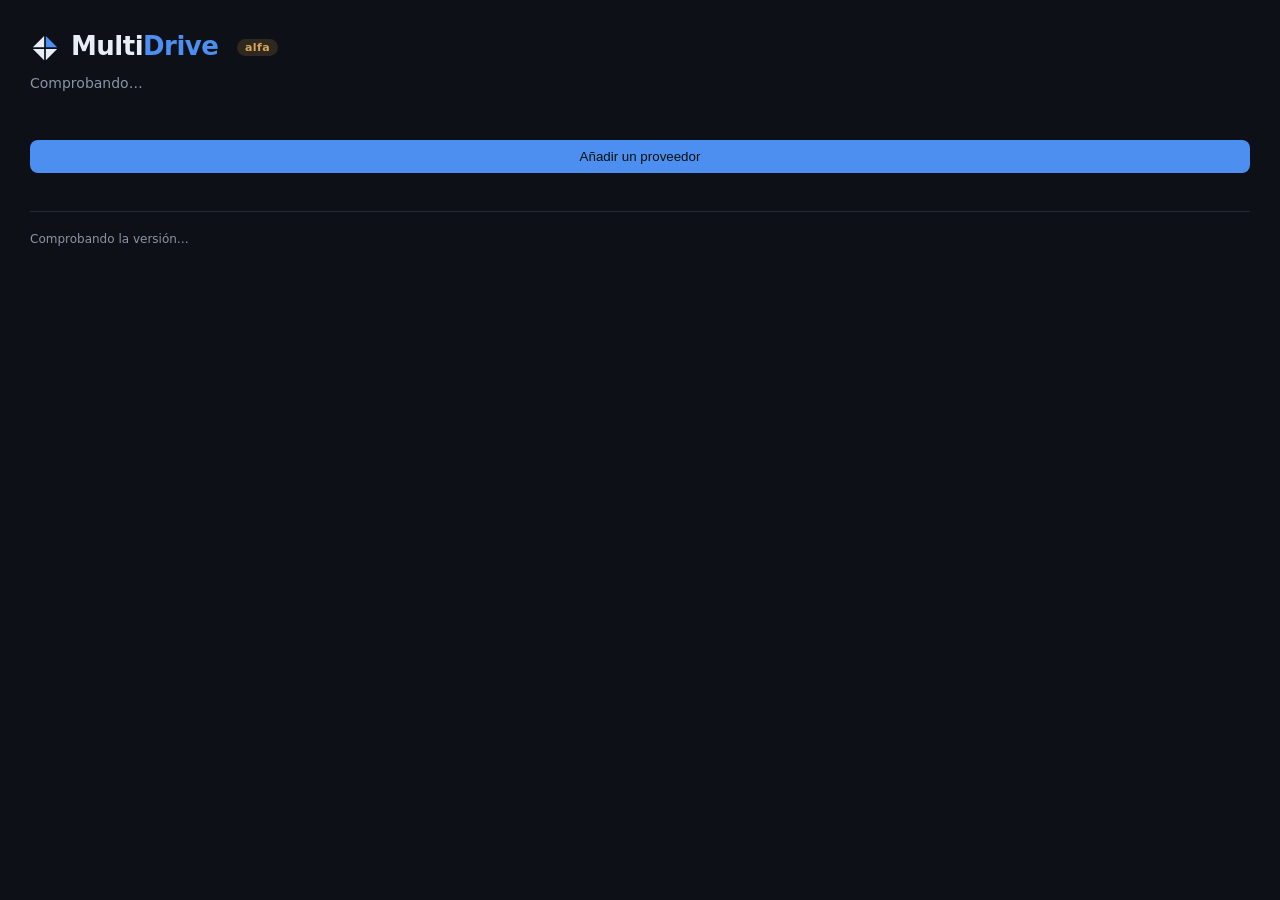
<file: crates/multidrive-gui/web/index.html>
<!doctype html>
<html lang="es">
<head>
<meta charset="utf-8">
<title>MultiDrive</title>
<link rel="stylesheet" href="estilo.css">
</head>
<body>

<header>
  <div class="logotipo">
    <svg viewBox="0 0 48 48" role="img" aria-label="MultiDrive">
      <polygon points="24,6 42,24 24,24" fill="var(--accent)" transform="translate(1.4,-1.4)"/>
      <polygon points="42,24 24,42 24,24" fill="var(--fg)" transform="translate(1.4,1.4)"/>
      <polygon points="24,42 6,24 24,24" fill="var(--fg)" transform="translate(-1.4,1.4)"/>
      <polygon points="6,24 24,6 24,24" fill="var(--fg)" transform="translate(-1.4,-1.4)"/>
    </svg>
    <h1>Multi<span>Drive</span> <span class="etapa">alfa</span></h1>
  </div>
  <p id="cabecera">Comprobando…</p>
</header>

<!-- Solo aparece cuando la cuenta que se acaba de enlazar ya trae configuración guardada. No
     hay ningún botón para llegar aquí a propósito, y es deliberado: la maleta se guarda sola
     al crear el volumen y cada vez que se abre, así que lo único que queda por hacer a mano
     es traerla, y eso solo tiene sentido justo después de enlazar la cuenta que la trae. -->
<section id="equipaje" hidden>
  <div class="fila">
    <h2>Esta cuenta ya tiene tu configuración</h2>
    <button id="cerrar-equipaje" class="secundario">Ahora no</button>
  </div>

  <p class="nota">Está guardada <b>cifrada con tu frase de paso</b> en esa misma cuenta.
  Escríbela y se traen los demás proveedores y se abre el volumen. No hay servidor nuestro por
  medio: la configuración nunca salió de tus nubes.</p>

  <label for="frase-maleta">Frase de paso</label>
  <input type="password" id="frase-maleta" autocomplete="off" spellcheck="false">

  <div class="enlinea">
    <button id="traer-maleta">Traer y abrir</button>
  </div>
  <p id="resultado-maleta" class="nota" hidden></p>
</section>

<!-- Antes de abrir: que hay configurado y la frase de paso. -->
<section id="entrada" hidden>
  <div id="aviso" class="aviso" hidden></div>

  <!-- Plegado por defecto: son tres líneas que repiten lo mismo dos veces --los proveedores
       configurados y los del volumen suelen coincidir-- y lo que hace falta para abrir es la
       frase de paso, no el inventario. Se guarda si lo dejas abierto. -->
  <details id="detalles-previos">
    <summary>Ver qué hay configurado</summary>
    <dl id="previo"></dl>
  </details>

  <!-- Las barras van tambien aqui, con el volumen cerrado: el cupo es de la cuenta del
       proveedor, no del volumen, y poder verlo antes de escribir la frase de paso es
       justo lo que hace falta para decidir si merece la pena crear uno. -->
  <h2>Espacio en cada proveedor</h2>
  <div id="espacio"><p class="nota">Consultando…</p></div>

  <form id="formulario">
    <label for="frase">Frase de paso</label>
    <input type="password" id="frase" autocomplete="off" spellcheck="false" autofocus required>
    <p class="nota">
      No sale de este programa, no se guarda y no se escribe en ningún registro.
      Si la pierdes, se pierde el volumen: no hay recuperación.
    </p>
    <!-- Abrir y eliminar, juntos: son las dos cosas que se pueden hacer con un volumen que
         existe y no está abierto. `type="button"` en el segundo no es un detalle: dentro de
         un formulario, un botón sin tipo lo envía. -->
    <div class="enlinea">
      <button type="submit" id="abrir">Abrir volumen</button>
      <button type="button" class="pedir-borrar peligro" data-destino="confirmar-borrado">
        Eliminar el volumen…
      </button>
    </div>
  </form>
  <div id="confirmar-borrado" hidden></div>

</section>



<!-- Añadir proveedores. Va en su propia sección y visible siempre, porque se necesita
     tanto antes de crear el volumen como después, para ampliarlo. -->
<section id="alta">
  <!-- Un solo botón que dice lo que hace. Antes había un título «Añadir un proveedor» y al
       lado un botón «Mostrar»: dos cosas diciendo una. -->
  <button id="abrir-alta">Añadir un proveedor</button>

  <div id="alta-cuerpo" hidden>
    <div class="fila">
      <h2>Añadir un proveedor</h2>
      <button id="cerrar-alta" class="secundario">Cancelar</button>
    </div>

    <label for="tipo-proveedor">Tipo</label>
    <select id="tipo-proveedor"></select>

    <div id="campos-proveedor"></div>

    <!-- Solo para los tipos que se rellenan a mano. Los de nube los hace el botón de
         conectar de una vez: conectar la cuenta ES configurar el proveedor, y pedir otro
         botón después es trabajo que no aporta nada. -->
    <div class="enlinea" id="botones-manual">
      <button id="guardar-proveedor">Añadir proveedor</button>
    </div>
    <p id="resultado-proveedor" class="nota" hidden></p>
  </div>
</section>

<!-- La maleta: llevarse esta configuración a otro equipo sin volver a enlazar cuenta por
     cuenta, y sin que aparezca ningún servidor nuestro por medio. -->
<!-- Sin volumen: crearlo sobre los proveedores que ya estén configurados. -->
<section id="creacion" hidden>
  <h2>Crear un volumen</h2>
  <p class="nota" id="sobre-proveedores"></p>

  <form id="form-crear">
    <!-- Todas las opciones a la vista, no una cada vez. Es lo que la aplicación de Android
         hace mejor que esta ventana: con un desplegable hay que abrir, elegir, leer el coste,
         volver a abrir y comparar de memoria. Puestas en lista se comparan de un vistazo, que
         es justo lo que se viene a hacer aquí. El detalle largo sigue debajo, para la elegida.
         `#topologia` se queda como campo oculto para no tocar quien lo lee al enviar. -->
    <span id="como-repartirlo">Cómo repartirlo</span>
    <div id="topologias" role="radiogroup" aria-labelledby="como-repartirlo"></div>
    <input type="hidden" id="topologia">
    <p class="nota" id="precio"></p>

    <label for="frase-nueva">Frase de paso</label>
    <input type="password" id="frase-nueva" autocomplete="off" spellcheck="false" required>
    <label for="frase-otra">Repítela</label>
    <input type="password" id="frase-otra" autocomplete="off" spellcheck="false" required>
    <p id="coinciden" class="nota" hidden></p>

    <div class="aviso">
      <b>No hay recuperación.</b> La frase no se guarda en ninguna parte y sin ella el
      volumen es ilegible para siempre, también para ti. Apúntala donde apuntes las cosas
      que no puedes perder, y no en esta máquina.
    </div>

    <button type="submit" id="boton-crear" disabled>Crear volumen</button>
  </form>
</section>
<!-- Abierto: estado, salud y lo que todavía no ha subido. -->
<section id="panel" hidden>
  <div class="fila">
    <h2>Volumen</h2>
    <button class="pedir-borrar peligro" data-destino="confirmar-borrado-panel">
      Eliminar el volumen…
    </button>
    <button id="cerrar" class="secundario">Cerrar</button>
  </div>
  <dl id="resumen"></dl>
  <!-- Donde quedo guardada la configuracion tras esta apertura. Lo rellena la ventana; vacio
       y escondido mientras no haya nada que decir. -->
  <p id="maleta-dicha" class="nota" hidden></p>
  <div id="confirmar-borrado-panel" hidden></div>
  <!-- Lo que se queda sin subir al cerrar, con la pregunta al lado del botón que lo provocó. -->
  <div id="confirmar-cerrar" hidden></div>
  <p class="nota">Tu configuración de proveedores se guarda <b>cifrada con tu frase de paso en
  tus propias nubes</b>, al crear el volumen y cada vez que lo abres. Sirve para recuperarla en
  otro equipo enlazando una sola cuenta.</p>

  <div class="fila">
    <h2>Salud</h2>
    <button id="revisar">Revisar</button>
  </div>
  <div id="salud"><p class="nota">Sin revisar todavía.</p></div>

  <h2>Espacio en cada proveedor</h2>
  <div id="espacio-panel"><p class="nota">Consultando…</p></div>

  <h2>Ampliar el volumen</h2>
  <div id="ampliacion"><p class="nota">Consultando…</p></div>

  <h2>Montaje</h2>
  <div id="montaje"></div>

  <h2>Pendiente de subir</h2>
  <div id="pendiente"><p class="nota">Consultando…</p></div>
</section>

<p id="pie">Comprobando la versión…</p>

<script src="app.js"></script>
</body>
</html>
</file>
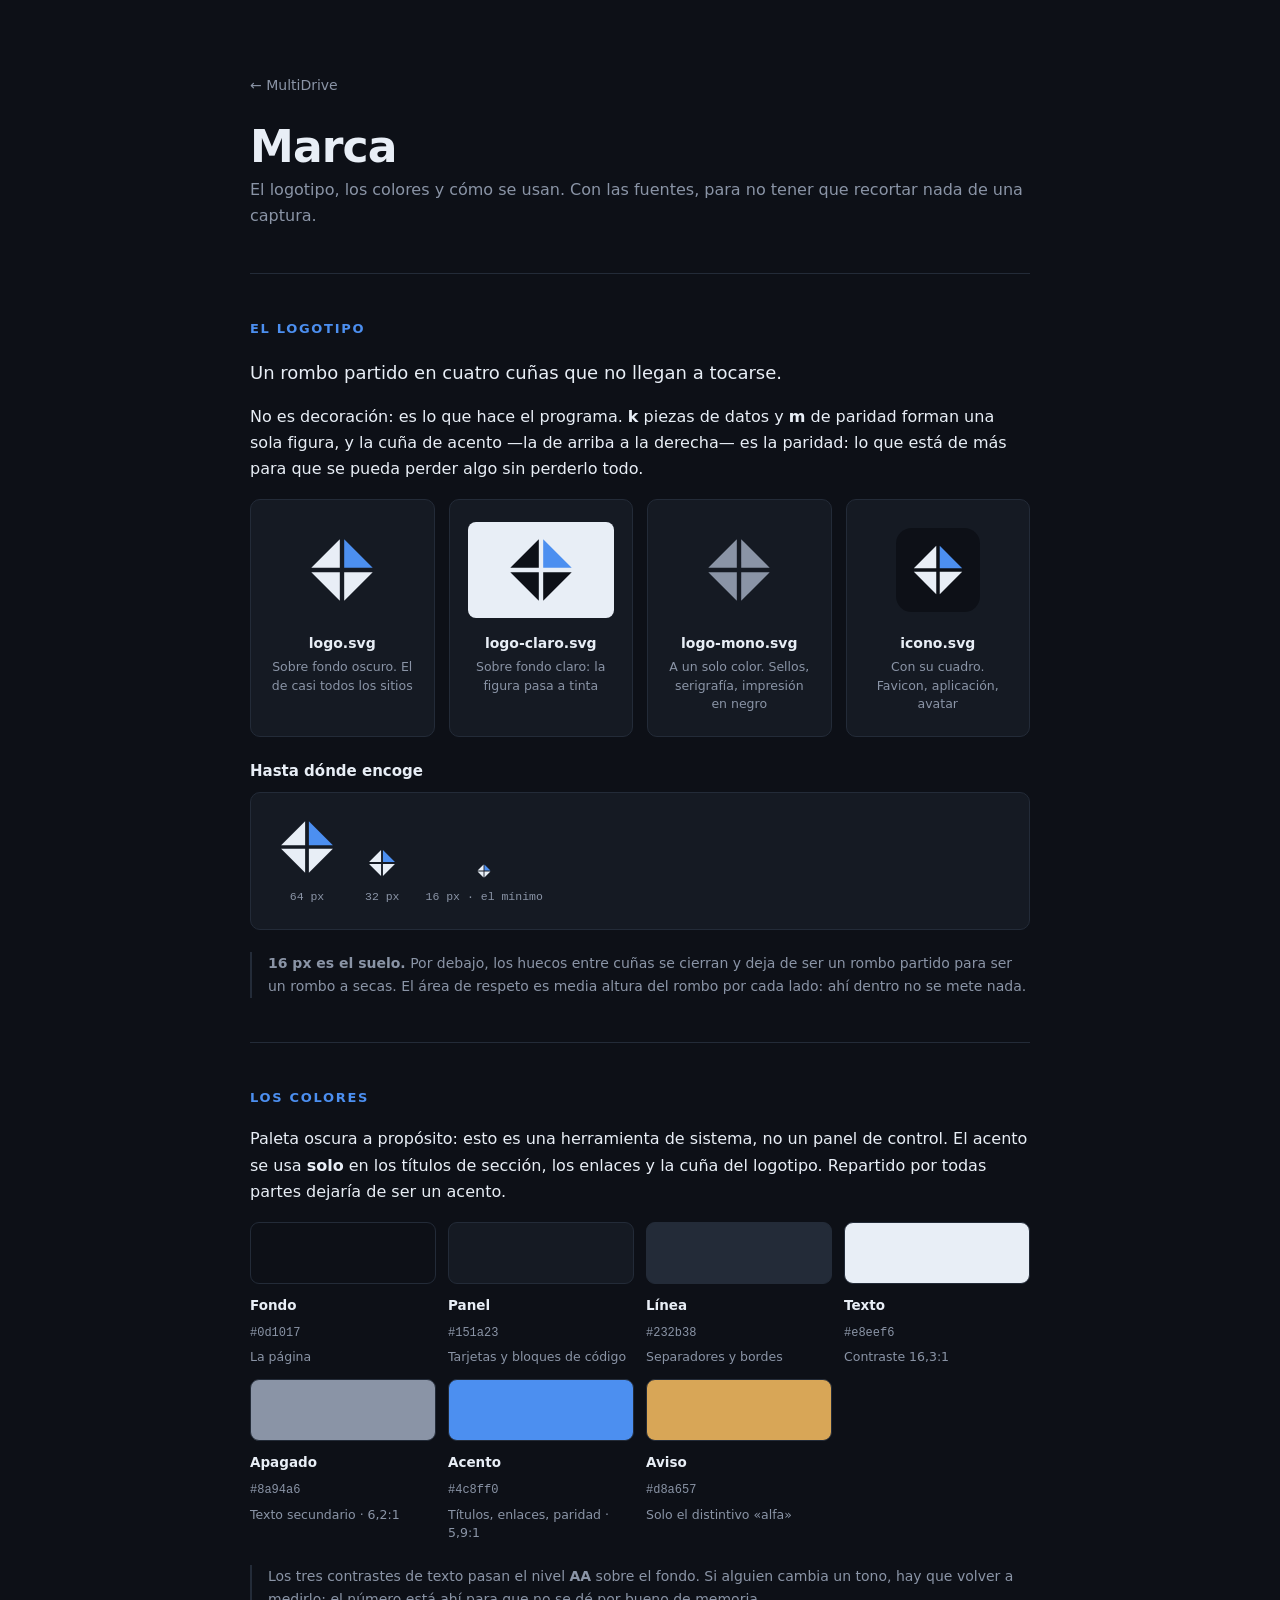
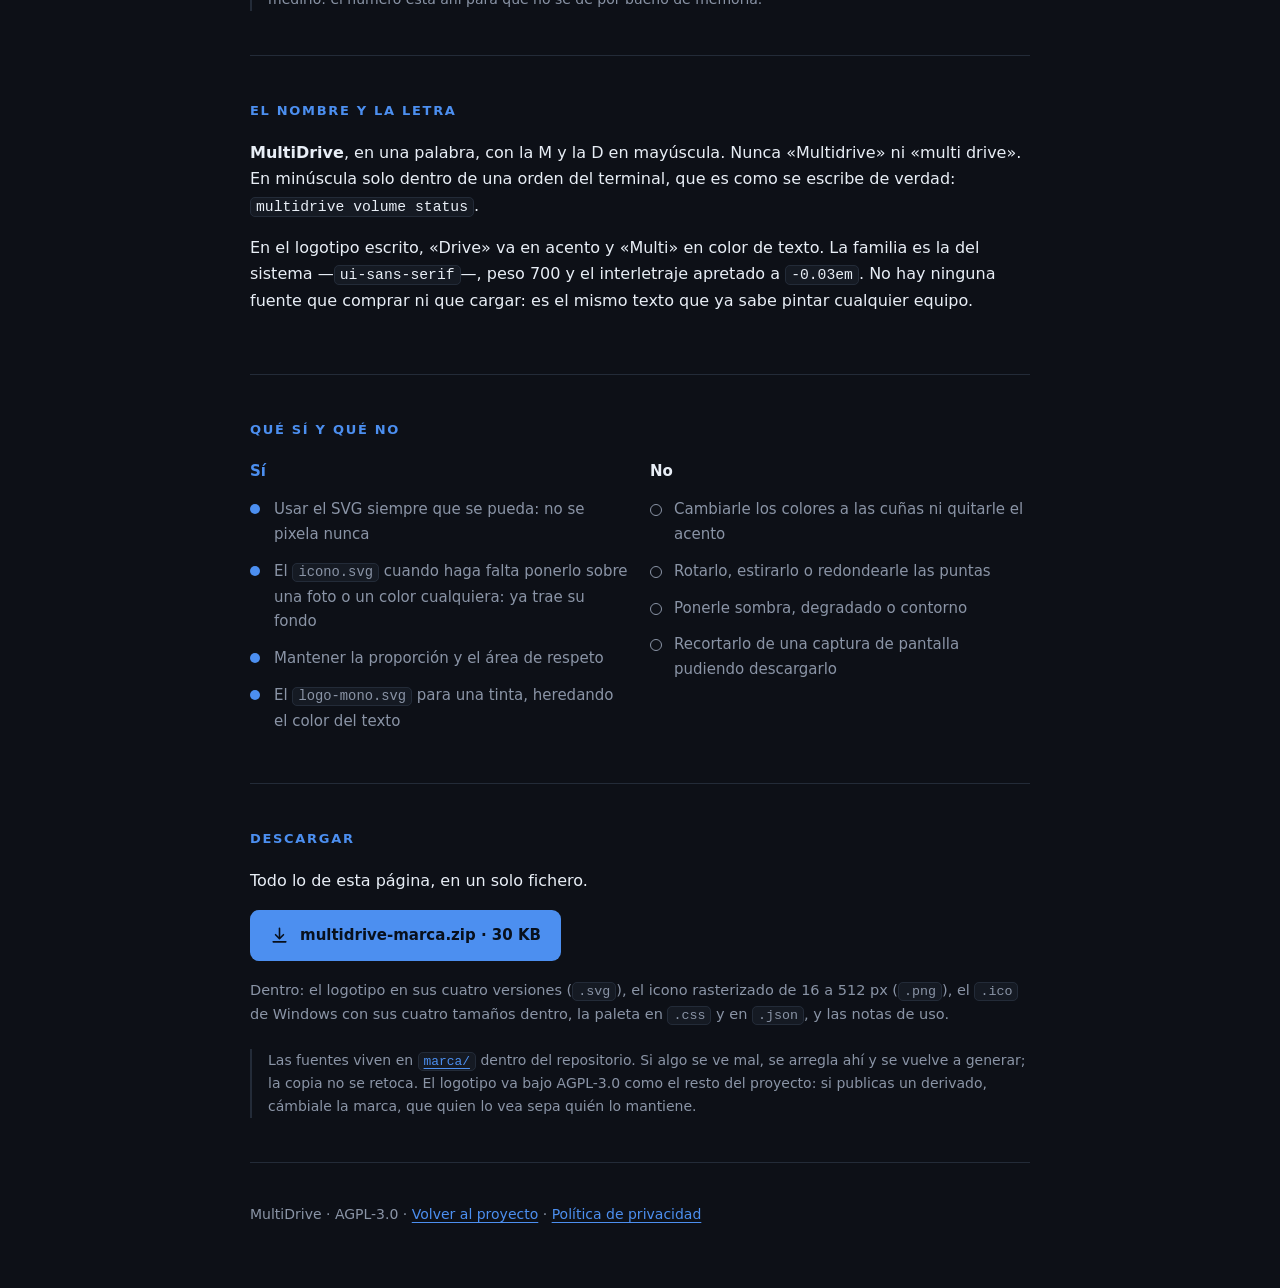
<file: site/marca.html>
<!doctype html>
<html lang="es">
<head>
<meta charset="utf-8">
<meta name="viewport" content="width=device-width, initial-scale=1, viewport-fit=cover">
<title>MultiDrive — Marca</title>
<meta name="description" content="El logotipo, los colores y la tipografia de MultiDrive, con las fuentes para descargar: SVG, PNG, .ico y la paleta en CSS y JSON.">
<link rel="icon" href="/favicon.svg" type="image/svg+xml">
<link rel="icon" href="/favicon.ico" sizes="16x16 32x32 48x48">
<link rel="apple-touch-icon" href="/apple-touch-icon.png">
<meta name="theme-color" content="#0d1017">
<style>
:root{
  --bg:#0d1017; --panel:#151a23; --line:#232b38;
  --fg:#e8eef6; --muted:#8a94a6; --accent:#4c8ff0; --accent-suave:#7ab0f7; --warn:#d8a657;
  color-scheme:dark;
}
*{box-sizing:border-box}
body{margin:0;background:var(--bg);color:var(--fg);
  font:16px/1.65 ui-sans-serif,system-ui,-apple-system,"Segoe UI",Roboto,sans-serif;
  -webkit-font-smoothing:antialiased}
.wrap{max-width:820px;margin:0 auto;padding:0 20px}
header{padding:72px 0 44px;border-bottom:1px solid var(--line)}
a{color:var(--accent);text-underline-offset:3px}
a:hover{color:var(--accent-suave)}
.volver{display:inline-block;font-size:14px;color:var(--muted);text-decoration:none;margin-bottom:26px}
.volver:hover{color:var(--fg)}
h1{margin:0 0 6px;font-size:clamp(30px,6vw,44px);letter-spacing:-.02em;line-height:1.08}
.tag{margin:0;font-size:16px;color:var(--muted)}
section{padding:44px 0;border-bottom:1px solid var(--line)}
h2{font-size:13px;letter-spacing:.13em;text-transform:uppercase;color:var(--accent);margin:0 0 18px;font-weight:600}
h3{font-size:15px;margin:0 0 8px;font-weight:600}
p{margin:0 0 16px}
.lead{font-size:18px}
strong{font-weight:600}
.nota{font-size:14px;color:var(--muted);border-left:2px solid var(--line);padding-left:16px;margin:22px 0 0}
code{font-family:ui-monospace,SFMono-Regular,Menlo,Consolas,monospace;font-size:.92em;
  background:var(--panel);border:1px solid var(--line);border-radius:5px;padding:1px 5px}
footer{padding:40px 0 64px;color:var(--muted);font-size:14px}

.muestra{display:grid;grid-template-columns:repeat(auto-fit,minmax(172px,1fr));gap:14px;margin-bottom:22px}
.pieza{background:var(--panel);border:1px solid var(--line);border-radius:10px;padding:22px 18px;text-align:center}
.pieza .caja{height:96px;display:flex;align-items:center;justify-content:center;margin-bottom:14px}
.pieza .caja.clara{background:#e8eef6;border-radius:8px}
.pieza b{display:block;font-size:14px;margin-bottom:3px}
.pieza span{font-size:12.5px;color:var(--muted);line-height:1.5;display:block}

.escala{display:flex;align-items:flex-end;gap:26px;flex-wrap:wrap;background:var(--panel);
  border:1px solid var(--line);border-radius:10px;padding:22px 24px}
.escala figure{margin:0;display:flex;flex-direction:column;align-items:center;gap:9px}
.escala figcaption{font-size:11.5px;color:var(--muted);font-family:ui-monospace,Consolas,monospace}

.colores{display:grid;grid-template-columns:repeat(auto-fit,minmax(150px,1fr));gap:12px}
.color .swatch{height:62px;border-radius:9px;border:1px solid var(--line)}
.color b{display:block;font-size:13.5px;margin:10px 0 2px}
.color code{background:none;border:0;padding:0;font-size:12px;color:var(--muted)}
.color span{display:block;font-size:12.5px;color:var(--muted);line-height:1.5;margin-top:4px}

.reglas{display:grid;grid-template-columns:repeat(auto-fit,minmax(260px,1fr));gap:20px}
.reglas ul{list-style:none;margin:0;padding:0;font-size:15px}
.reglas li{padding:6px 0 6px 24px;position:relative;color:var(--muted)}
.reglas li::before{content:"";position:absolute;left:0;top:13px;width:10px;height:10px;border-radius:50%}
.si li::before{background:var(--accent)}
.no li::before{border:1px solid var(--muted)}
.si h3{color:var(--accent)}

.descarga{display:inline-flex;align-items:center;gap:11px;background:var(--accent);color:#08101c;
  font-weight:600;font-size:15px;text-decoration:none;border-radius:9px;padding:13px 20px}
.descarga:hover{background:var(--accent-suave);color:#08101c}
.contenido{font-size:14.5px;color:var(--muted);margin-top:18px}
</style>
</head>
<body>
<div class="wrap">

<header>
  <a class="volver" href="/">← MultiDrive</a>
  <h1>Marca</h1>
  <p class="tag">El logotipo, los colores y cómo se usan. Con las fuentes, para no tener que recortar nada de una captura.</p>
</header>

<section>
  <h2>El logotipo</h2>
  <p class="lead">Un rombo partido en cuatro cuñas que no llegan a tocarse.</p>
  <p>No es decoración: es lo que hace el programa. <strong>k</strong> piezas de datos y
  <strong>m</strong> de paridad forman una sola figura, y la cuña de acento —la de arriba a la
  derecha— es la paridad: lo que está de más para que se pueda perder algo sin perderlo todo.</p>

  <div class="muestra">
    <div class="pieza">
      <div class="caja">
        <svg viewBox="0 0 48 48" width="76" height="76" role="img" aria-label="Logotipo sobre fondo oscuro">
          <polygon points="24,6 42,24 24,24" fill="#4c8ff0" transform="translate(1.4,-1.4)"/>
          <polygon points="42,24 24,42 24,24" fill="#e8eef6" transform="translate(1.4,1.4)"/>
          <polygon points="24,42 6,24 24,24" fill="#e8eef6" transform="translate(-1.4,1.4)"/>
          <polygon points="6,24 24,6 24,24" fill="#e8eef6" transform="translate(-1.4,-1.4)"/>
        </svg>
      </div>
      <b>logo.svg</b>
      <span>Sobre fondo oscuro. El de casi todos los sitios</span>
    </div>
    <div class="pieza">
      <div class="caja clara">
        <svg viewBox="0 0 48 48" width="76" height="76" role="img" aria-label="Logotipo sobre fondo claro">
          <polygon points="24,6 42,24 24,24" fill="#4c8ff0" transform="translate(1.4,-1.4)"/>
          <polygon points="42,24 24,42 24,24" fill="#0d1017" transform="translate(1.4,1.4)"/>
          <polygon points="24,42 6,24 24,24" fill="#0d1017" transform="translate(-1.4,1.4)"/>
          <polygon points="6,24 24,6 24,24" fill="#0d1017" transform="translate(-1.4,-1.4)"/>
        </svg>
      </div>
      <b>logo-claro.svg</b>
      <span>Sobre fondo claro: la figura pasa a tinta</span>
    </div>
    <div class="pieza">
      <div class="caja">
        <svg viewBox="0 0 48 48" width="76" height="76" fill="#8a94a6" role="img" aria-label="Logotipo a un solo color">
          <polygon points="24,6 42,24 24,24" transform="translate(1.4,-1.4)"/>
          <polygon points="42,24 24,42 24,24" transform="translate(1.4,1.4)"/>
          <polygon points="24,42 6,24 24,24" transform="translate(-1.4,1.4)"/>
          <polygon points="6,24 24,6 24,24" transform="translate(-1.4,-1.4)"/>
        </svg>
      </div>
      <b>logo-mono.svg</b>
      <span>A un solo color. Sellos, serigrafía, impresión en negro</span>
    </div>
    <div class="pieza">
      <div class="caja">
        <svg viewBox="0 0 64 64" width="84" height="84" role="img" aria-label="Icono de aplicacion">
          <rect width="64" height="64" rx="12" fill="#0d1017"/>
          <g transform="translate(9.2,9.2) scale(0.95)">
            <polygon points="24,6 42,24 24,24" fill="#4c8ff0" transform="translate(1.4,-1.4)"/>
            <polygon points="42,24 24,42 24,24" fill="#e8eef6" transform="translate(1.4,1.4)"/>
            <polygon points="24,42 6,24 24,24" fill="#e8eef6" transform="translate(-1.4,1.4)"/>
            <polygon points="6,24 24,6 24,24" fill="#e8eef6" transform="translate(-1.4,-1.4)"/>
          </g>
        </svg>
      </div>
      <b>icono.svg</b>
      <span>Con su cuadro. Favicon, aplicación, avatar</span>
    </div>
  </div>

  <h3>Hasta dónde encoge</h3>
  <div class="escala">
    <figure>
      <svg viewBox="0 0 48 48" width="64" height="64" role="img" aria-label="Logotipo a 64 px"><polygon points="24,6 42,24 24,24" fill="#4c8ff0" transform="translate(1.4,-1.4)"/><polygon points="42,24 24,42 24,24" fill="#e8eef6" transform="translate(1.4,1.4)"/><polygon points="24,42 6,24 24,24" fill="#e8eef6" transform="translate(-1.4,1.4)"/><polygon points="6,24 24,6 24,24" fill="#e8eef6" transform="translate(-1.4,-1.4)"/></svg>
      <figcaption>64 px</figcaption>
    </figure>
    <figure>
      <svg viewBox="0 0 48 48" width="32" height="32" role="img" aria-label="Logotipo a 32 px"><polygon points="24,6 42,24 24,24" fill="#4c8ff0" transform="translate(1.4,-1.4)"/><polygon points="42,24 24,42 24,24" fill="#e8eef6" transform="translate(1.4,1.4)"/><polygon points="24,42 6,24 24,24" fill="#e8eef6" transform="translate(-1.4,1.4)"/><polygon points="6,24 24,6 24,24" fill="#e8eef6" transform="translate(-1.4,-1.4)"/></svg>
      <figcaption>32 px</figcaption>
    </figure>
    <figure>
      <svg viewBox="0 0 48 48" width="16" height="16" role="img" aria-label="Logotipo a 16 px"><polygon points="24,6 42,24 24,24" fill="#4c8ff0" transform="translate(1.4,-1.4)"/><polygon points="42,24 24,42 24,24" fill="#e8eef6" transform="translate(1.4,1.4)"/><polygon points="24,42 6,24 24,24" fill="#e8eef6" transform="translate(-1.4,1.4)"/><polygon points="6,24 24,6 24,24" fill="#e8eef6" transform="translate(-1.4,-1.4)"/></svg>
      <figcaption>16 px · el mínimo</figcaption>
    </figure>
  </div>
  <p class="nota"><strong>16 px es el suelo.</strong> Por debajo, los huecos entre cuñas se
  cierran y deja de ser un rombo partido para ser un rombo a secas. El área de respeto es media
  altura del rombo por cada lado: ahí dentro no se mete nada.</p>
</section>

<section>
  <h2>Los colores</h2>
  <p>Paleta oscura a propósito: esto es una herramienta de sistema, no un panel de control. El
  acento se usa <strong>solo</strong> en los títulos de sección, los enlaces y la cuña del
  logotipo. Repartido por todas partes dejaría de ser un acento.</p>

  <div class="colores">
    <div class="color">
      <div class="swatch" style="background:#0d1017"></div>
      <b>Fondo</b><code>#0d1017</code>
      <span>La página</span>
    </div>
    <div class="color">
      <div class="swatch" style="background:#151a23"></div>
      <b>Panel</b><code>#151a23</code>
      <span>Tarjetas y bloques de código</span>
    </div>
    <div class="color">
      <div class="swatch" style="background:#232b38"></div>
      <b>Línea</b><code>#232b38</code>
      <span>Separadores y bordes</span>
    </div>
    <div class="color">
      <div class="swatch" style="background:#e8eef6"></div>
      <b>Texto</b><code>#e8eef6</code>
      <span>Contraste 16,3:1</span>
    </div>
    <div class="color">
      <div class="swatch" style="background:#8a94a6"></div>
      <b>Apagado</b><code>#8a94a6</code>
      <span>Texto secundario · 6,2:1</span>
    </div>
    <div class="color">
      <div class="swatch" style="background:#4c8ff0"></div>
      <b>Acento</b><code>#4c8ff0</code>
      <span>Títulos, enlaces, paridad · 5,9:1</span>
    </div>
    <div class="color">
      <div class="swatch" style="background:#d8a657"></div>
      <b>Aviso</b><code>#d8a657</code>
      <span>Solo el distintivo «alfa»</span>
    </div>
  </div>
  <p class="nota">Los tres contrastes de texto pasan el nivel <strong>AA</strong> sobre el
  fondo. Si alguien cambia un tono, hay que volver a medirlo: el número está ahí para que no
  se dé por bueno de memoria.</p>
</section>

<section>
  <h2>El nombre y la letra</h2>
  <p><strong>MultiDrive</strong>, en una palabra, con la M y la D en mayúscula. Nunca
  «Multidrive» ni «multi drive». En minúscula solo dentro de una orden del terminal, que es
  como se escribe de verdad: <code>multidrive volume status</code>.</p>
  <p>En el logotipo escrito, «Drive» va en acento y «Multi» en color de texto. La familia es la
  del sistema —<code>ui-sans-serif</code>—, peso 700 y el interletraje apretado a
  <code>-0.03em</code>. No hay ninguna fuente que comprar ni que cargar: es el mismo texto que
  ya sabe pintar cualquier equipo.</p>
</section>

<section>
  <h2>Qué sí y qué no</h2>
  <div class="reglas">
    <div class="si">
      <h3>Sí</h3>
      <ul>
        <li>Usar el SVG siempre que se pueda: no se pixela nunca</li>
        <li>El <code>icono.svg</code> cuando haga falta ponerlo sobre una foto o un color cualquiera: ya trae su fondo</li>
        <li>Mantener la proporción y el área de respeto</li>
        <li>El <code>logo-mono.svg</code> para una tinta, heredando el color del texto</li>
      </ul>
    </div>
    <div class="no">
      <h3>No</h3>
      <ul>
        <li>Cambiarle los colores a las cuñas ni quitarle el acento</li>
        <li>Rotarlo, estirarlo o redondearle las puntas</li>
        <li>Ponerle sombra, degradado o contorno</li>
        <li>Recortarlo de una captura de pantalla pudiendo descargarlo</li>
      </ul>
    </div>
  </div>
</section>

<section>
  <h2>Descargar</h2>
  <p>Todo lo de esta página, en un solo fichero.</p>
  <p>
    <a class="descarga" href="/multidrive-marca.zip" download>
      <svg viewBox="0 0 24 24" width="19" height="19" fill="none" stroke="currentColor" stroke-width="2" stroke-linecap="round" stroke-linejoin="round" aria-hidden="true">
        <path d="M12 3v12"/><path d="m7 11 5 5 5-5"/><path d="M4 20h16"/>
      </svg>
      multidrive-marca.zip · 30 KB
    </a>
  </p>
  <p class="contenido">Dentro: el logotipo en sus cuatro versiones (<code>.svg</code>), el
  icono rasterizado de 16 a 512 px (<code>.png</code>), el <code>.ico</code> de Windows con
  sus cuatro tamaños dentro, la paleta en <code>.css</code> y en <code>.json</code>, y las
  notas de uso.</p>
  <p class="nota">Las fuentes viven en <a href="https://github.com/lmoraperez/multidrive/tree/main/marca" rel="noopener"><code>marca/</code></a>
  dentro del repositorio. Si algo se ve mal, se arregla ahí y se vuelve a generar; la copia no
  se retoca. El logotipo va bajo AGPL-3.0 como el resto del proyecto: si publicas un derivado,
  cámbiale la marca, que quien lo vea sepa quién lo mantiene.</p>
</section>

<footer>
  <div class="wrap" style="padding:0">
    MultiDrive · AGPL-3.0 · <a href="/">Volver al proyecto</a> · <a href="/privacidad.html">Política de privacidad</a>
  </div>
</footer>

</div>
</body>
</html>
</file>
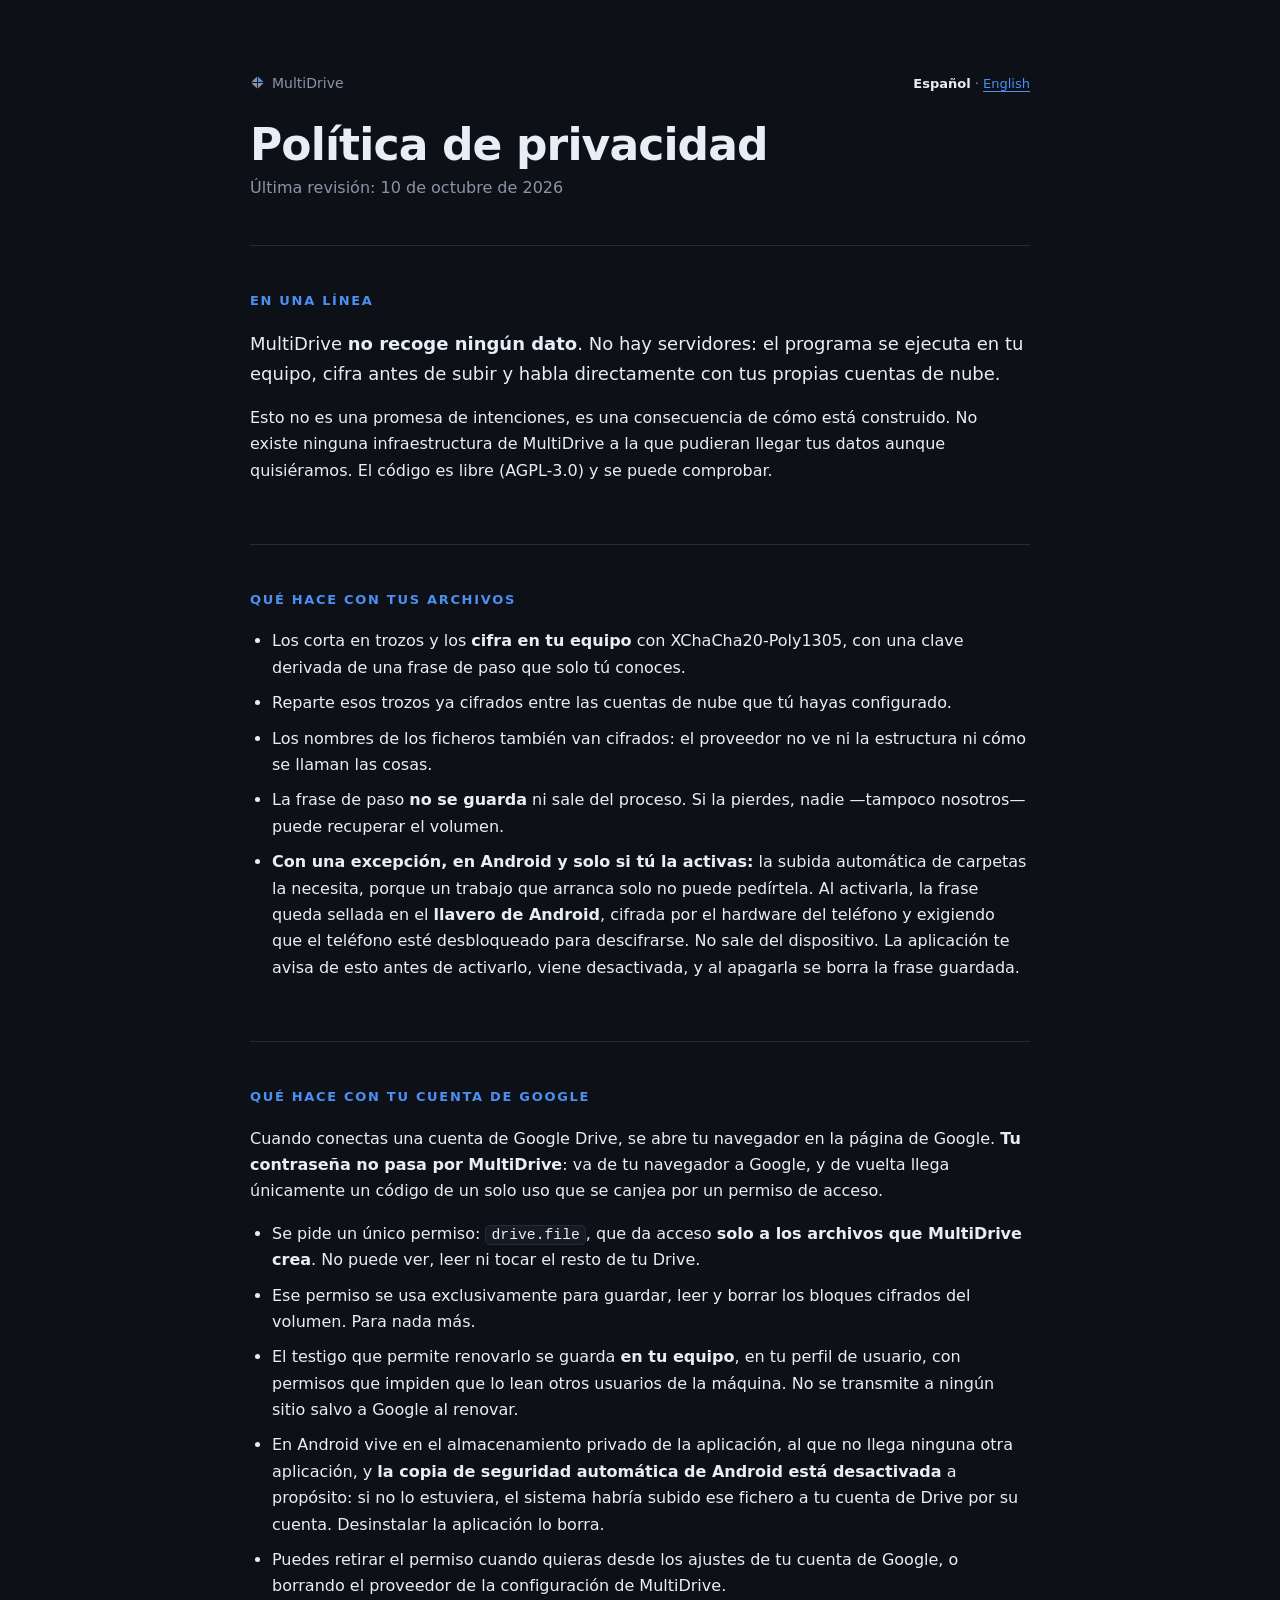
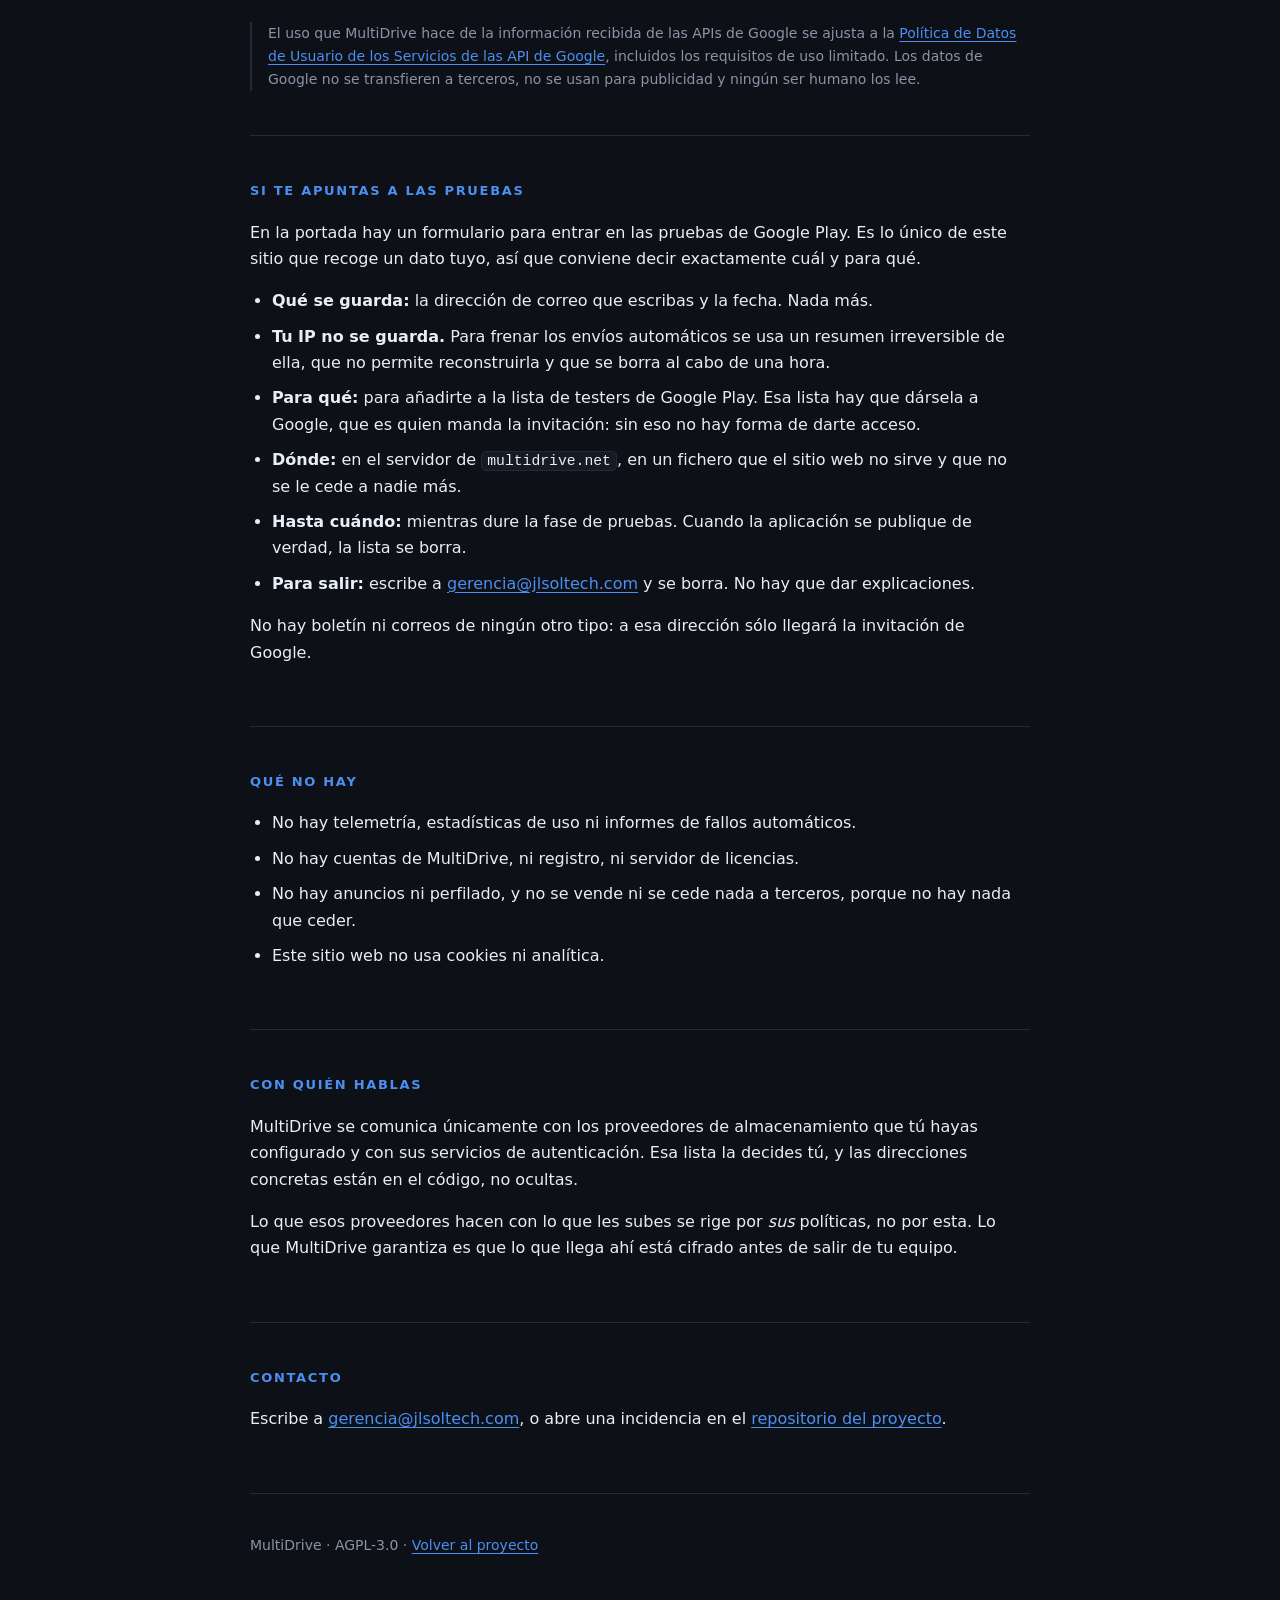
<file: site/privacidad.html>
<!doctype html>
<html lang="es">
<head>
<meta charset="utf-8">
<meta name="viewport" content="width=device-width, initial-scale=1, viewport-fit=cover">
<title>MultiDrive — Política de privacidad</title>
<meta name="description" content="MultiDrive no recoge ningun dato. El programa se ejecuta en el equipo del usuario, cifra antes de subir y habla directamente con las cuentas de nube del propio usuario. No hay servidores intermedios.">
<link rel="canonical" href="https://multidrive.net/privacidad.html">
<link rel="alternate" hreflang="es" href="https://multidrive.net/privacidad.html">
<link rel="alternate" hreflang="en" href="https://multidrive.net/en/privacidad.html">
<link rel="alternate" hreflang="x-default" href="https://multidrive.net/privacidad.html">
<link rel="icon" href="/favicon.svg" type="image/svg+xml">
<link rel="icon" href="/favicon.ico" sizes="16x16 32x32 48x48">
<link rel="apple-touch-icon" href="/apple-touch-icon.png">
<meta name="theme-color" content="#0d1017">
<style>
:root{
  --bg:#0d1017; --panel:#151a23; --line:#232b38;
  --fg:#e8eef6; --muted:#8a94a6; --accent:#4c8ff0; --accent-suave:#7ab0f7; --warn:#d8a657;
  color-scheme:dark;
}
*{box-sizing:border-box}
body{margin:0;background:var(--bg);color:var(--fg);
  font:16px/1.65 ui-sans-serif,system-ui,-apple-system,"Segoe UI",Roboto,sans-serif;
  -webkit-font-smoothing:antialiased}
.wrap{max-width:820px;margin:0 auto;padding:0 20px}
header{padding:72px 0 44px;border-bottom:1px solid var(--line)}
a{color:var(--accent);text-underline-offset:3px}
a:hover{color:var(--accent-suave)}
.volver{font-size:14px;color:var(--muted);text-decoration:none}
.arriba{display:flex;align-items:center;justify-content:space-between;gap:14px;
  flex-wrap:wrap;margin-bottom:26px}
.idioma{margin:0;font-size:13px;color:var(--muted);white-space:nowrap}
.idioma b{color:var(--fg);font-weight:600}
.volver:hover{color:var(--fg)}
h1{margin:0 0 6px;font-size:clamp(30px,6vw,44px);letter-spacing:-.02em;line-height:1.08}
.tag{margin:0;font-size:16px;color:var(--muted)}
section{padding:44px 0;border-bottom:1px solid var(--line)}
h2{font-size:13px;letter-spacing:.13em;text-transform:uppercase;color:var(--accent);margin:0 0 18px;font-weight:600}
p{margin:0 0 16px}
.lead{font-size:18px}
ul{margin:0 0 16px;padding-left:22px}
li{margin-bottom:9px}
strong{font-weight:600}
.nota{font-size:14px;color:var(--muted);border-left:2px solid var(--line);padding-left:16px;margin:22px 0 0}
code{font-family:ui-monospace,SFMono-Regular,Menlo,Consolas,monospace;font-size:.92em;
  background:var(--panel);border:1px solid var(--line);border-radius:5px;padding:1px 5px}
footer{padding:40px 0 64px;color:var(--muted);font-size:14px}
</style>
</head>
<body>
<div class="wrap">

<header>
  <div class="arriba">
  <a class="volver" href="/"><svg viewBox="0 0 48 48" width="15" height="15" style="vertical-align:-2px;margin-right:7px" role="img" aria-hidden="true"><polygon points="24,6 42,24 24,24" fill="var(--accent)" transform="translate(1.4,-1.4)"/><polygon points="42,24 24,42 24,24" fill="currentColor" transform="translate(1.4,1.4)"/><polygon points="24,42 6,24 24,24" fill="currentColor" transform="translate(-1.4,1.4)"/><polygon points="6,24 24,6 24,24" fill="currentColor" transform="translate(-1.4,-1.4)"/></svg>MultiDrive</a>
    <p class="idioma"><b>Español</b> · <a href="/en/privacidad.html">English</a></p>
  </div>
  <h1>Política de privacidad</h1>
  <p class="tag">Última revisión: 10 de octubre de 2026</p>
</header>

<section>
  <h2>En una línea</h2>
  <p class="lead">MultiDrive <strong>no recoge ningún dato</strong>. No hay servidores: el
  programa se ejecuta en tu equipo, cifra antes de subir y habla directamente con tus propias
  cuentas de nube.</p>
  <p>Esto no es una promesa de intenciones, es una consecuencia de cómo está construido. No
  existe ninguna infraestructura de MultiDrive a la que pudieran llegar tus datos aunque
  quisiéramos. El código es libre (AGPL-3.0) y se puede comprobar.</p>
</section>

<section>
  <h2>Qué hace con tus archivos</h2>
  <ul>
    <li>Los corta en trozos y los <strong>cifra en tu equipo</strong> con XChaCha20-Poly1305,
    con una clave derivada de una frase de paso que solo tú conoces.</li>
    <li>Reparte esos trozos ya cifrados entre las cuentas de nube que tú hayas
    configurado.</li>
    <li>Los nombres de los ficheros también van cifrados: el proveedor no ve ni la estructura
    ni cómo se llaman las cosas.</li>
    <li>La frase de paso <strong>no se guarda</strong> ni sale del proceso. Si la pierdes,
    nadie —tampoco nosotros— puede recuperar el volumen.</li>
    <li><strong>Con una excepción, en Android y solo si tú la activas:</strong> la subida
    automática de carpetas la necesita, porque un trabajo que arranca solo no puede pedírtela.
    Al activarla, la frase queda sellada en el <strong>llavero de Android</strong>, cifrada por
    el hardware del teléfono y exigiendo que el teléfono esté desbloqueado para descifrarse.
    No sale del dispositivo. La aplicación te avisa de esto antes de activarlo, viene
    desactivada, y al apagarla se borra la frase guardada.</li>
  </ul>
</section>

<section>
  <h2>Qué hace con tu cuenta de Google</h2>
  <p>Cuando conectas una cuenta de Google Drive, se abre tu navegador en la página de Google.
  <strong>Tu contraseña no pasa por MultiDrive</strong>: va de tu navegador a Google, y de
  vuelta llega únicamente un código de un solo uso que se canjea por un permiso de acceso.</p>
  <ul>
    <li>Se pide un único permiso: <code>drive.file</code>, que da acceso <strong>solo a los
    archivos que MultiDrive crea</strong>. No puede ver, leer ni tocar el resto de tu Drive.</li>
    <li>Ese permiso se usa exclusivamente para guardar, leer y borrar los bloques cifrados del
    volumen. Para nada más.</li>
    <li>El testigo que permite renovarlo se guarda <strong>en tu equipo</strong>, en tu perfil
    de usuario, con permisos que impiden que lo lean otros usuarios de la máquina. No se
    transmite a ningún sitio salvo a Google al renovar.</li>
    <li>En Android vive en el almacenamiento privado de la aplicación, al que no llega ninguna
    otra aplicación, y <strong>la copia de seguridad automática de Android está desactivada</strong>
    a propósito: si no lo estuviera, el sistema habría subido ese fichero a tu cuenta de Drive
    por su cuenta. Desinstalar la aplicación lo borra.</li>
    <li>Puedes retirar el permiso cuando quieras desde los ajustes de tu cuenta de Google, o
    borrando el proveedor de la configuración de MultiDrive.</li>
  </ul>
  <p class="nota">El uso que MultiDrive hace de la información recibida de las APIs de Google
  se ajusta a la <a href="https://developers.google.com/terms/api-services-user-data-policy"
  rel="noopener">Política de Datos de Usuario de los Servicios de las API de Google</a>,
  incluidos los requisitos de uso limitado. Los datos de Google no se transfieren a terceros,
  no se usan para publicidad y ningún ser humano los lee.</p>
</section>

<section>
  <h2>Si te apuntas a las pruebas</h2>
  <p>En la portada hay un formulario para entrar en las pruebas de Google Play. Es lo único de
  este sitio que recoge un dato tuyo, así que conviene decir exactamente cuál y para qué.</p>
  <ul>
    <li><strong>Qué se guarda:</strong> la dirección de correo que escribas y la fecha. Nada
    más.</li>
    <li><strong>Tu IP no se guarda.</strong> Para frenar los envíos automáticos se usa un
    resumen irreversible de ella, que no permite reconstruirla y que se borra al cabo de una
    hora.</li>
    <li><strong>Para qué:</strong> para añadirte a la lista de testers de Google Play. Esa
    lista hay que dársela a Google, que es quien manda la invitación: sin eso no hay forma de
    darte acceso.</li>
    <li><strong>Dónde:</strong> en el servidor de <code>multidrive.net</code>, en un fichero
    que el sitio web no sirve y que no se le cede a nadie más.</li>
    <li><strong>Hasta cuándo:</strong> mientras dure la fase de pruebas. Cuando la aplicación
    se publique de verdad, la lista se borra.</li>
    <li><strong>Para salir:</strong> escribe a
    <a href="mailto:gerencia@jlsoltech.com">gerencia@jlsoltech.com</a> y se borra. No hay que
    dar explicaciones.</li>
  </ul>
  <p>No hay boletín ni correos de ningún otro tipo: a esa dirección sólo llegará la invitación
  de Google.</p>
</section>

<section>
  <h2>Qué no hay</h2>
  <ul>
    <li>No hay telemetría, estadísticas de uso ni informes de fallos automáticos.</li>
    <li>No hay cuentas de MultiDrive, ni registro, ni servidor de licencias.</li>
    <li>No hay anuncios ni perfilado, y no se vende ni se cede nada a terceros, porque no hay
    nada que ceder.</li>
    <li>Este sitio web no usa cookies ni analítica.</li>
  </ul>
</section>

<section>
  <h2>Con quién hablas</h2>
  <p>MultiDrive se comunica únicamente con los proveedores de almacenamiento que tú hayas
  configurado y con sus servicios de autenticación. Esa lista la decides tú, y las direcciones
  concretas están en el código, no ocultas.</p>
  <p>Lo que esos proveedores hacen con lo que les subes se rige por <em>sus</em> políticas, no
  por esta. Lo que MultiDrive garantiza es que lo que llega ahí está cifrado antes de salir de
  tu equipo.</p>
</section>

<section>
  <h2>Contacto</h2>
  <p>Escribe a <a href="mailto:gerencia@jlsoltech.com">gerencia@jlsoltech.com</a>, o abre una
  incidencia en el <a href="https://github.com/lmoraperez/multidrive" rel="noopener">repositorio
  del proyecto</a>.</p>
</section>

<footer>
  <div class="wrap" style="padding:0">
    MultiDrive · AGPL-3.0 · <a href="/">Volver al proyecto</a>
  </div>
</footer>

</div>
</body>
</html>
</file>
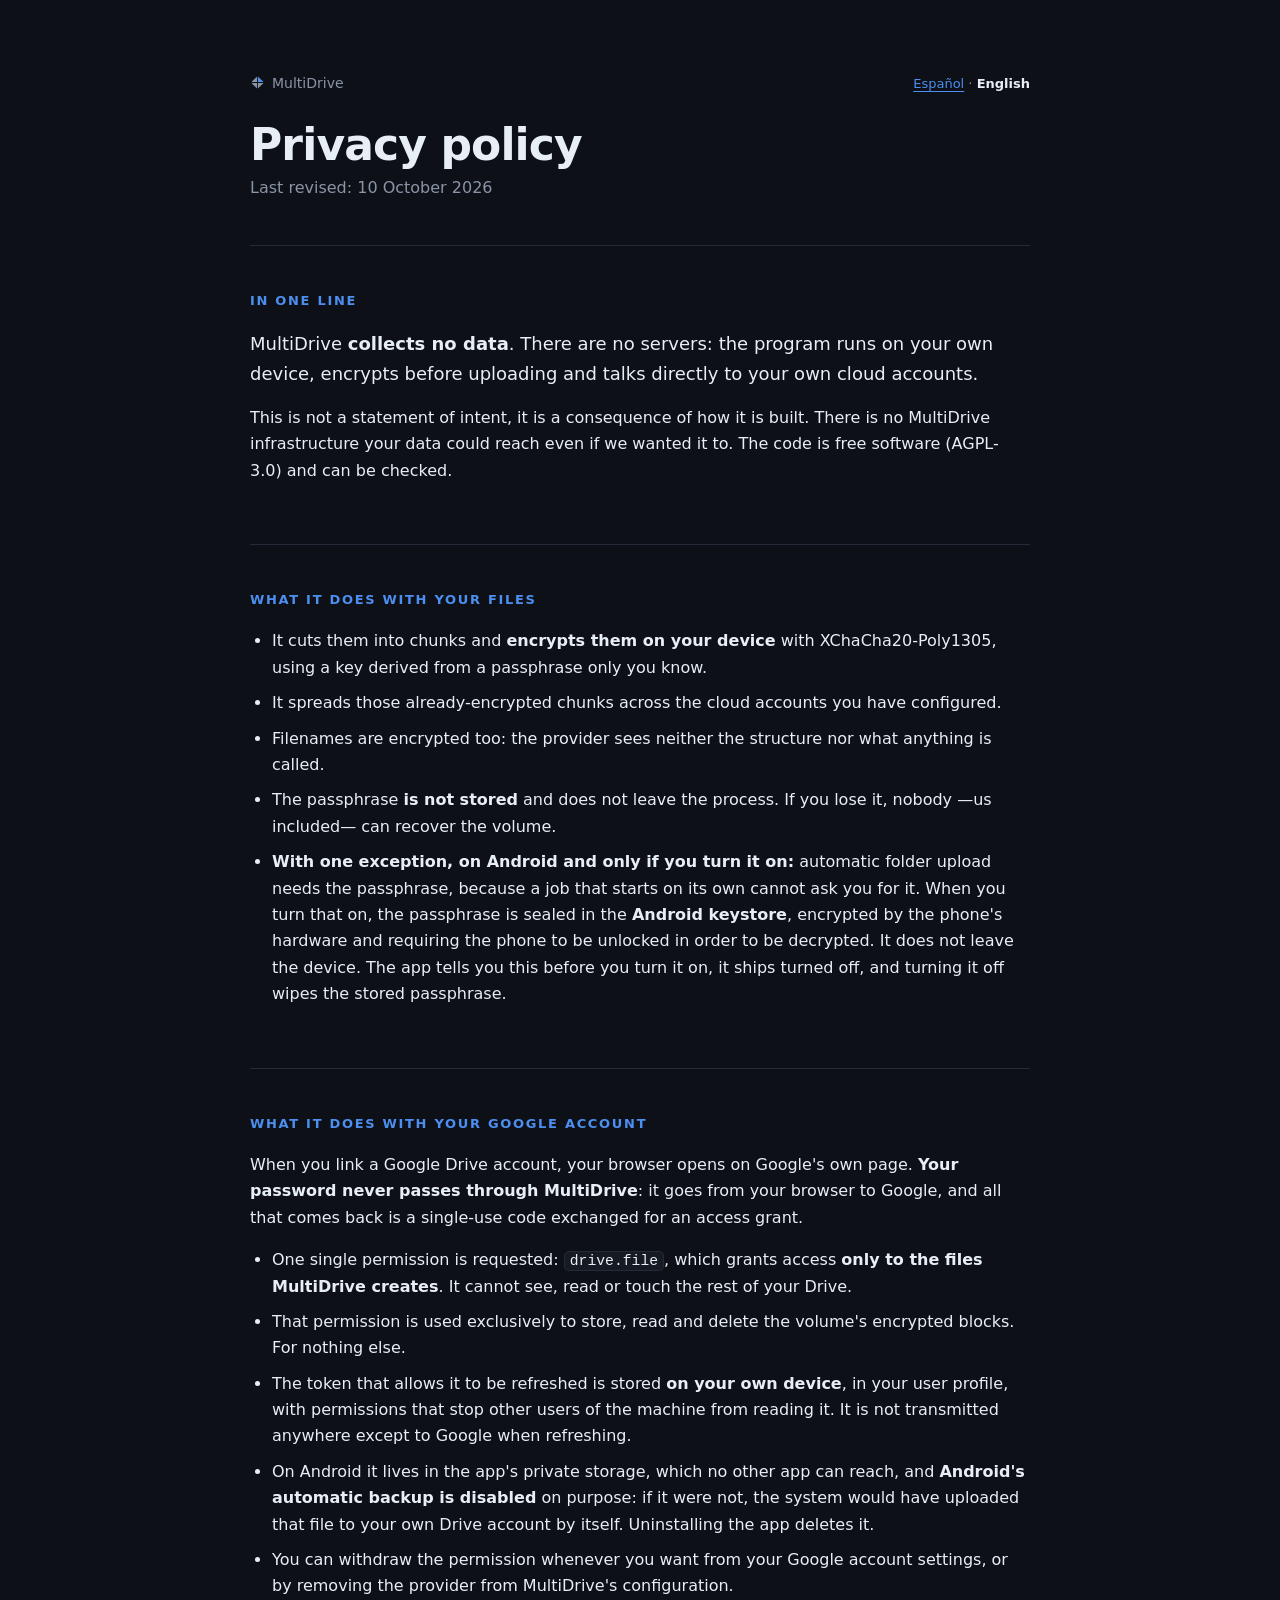
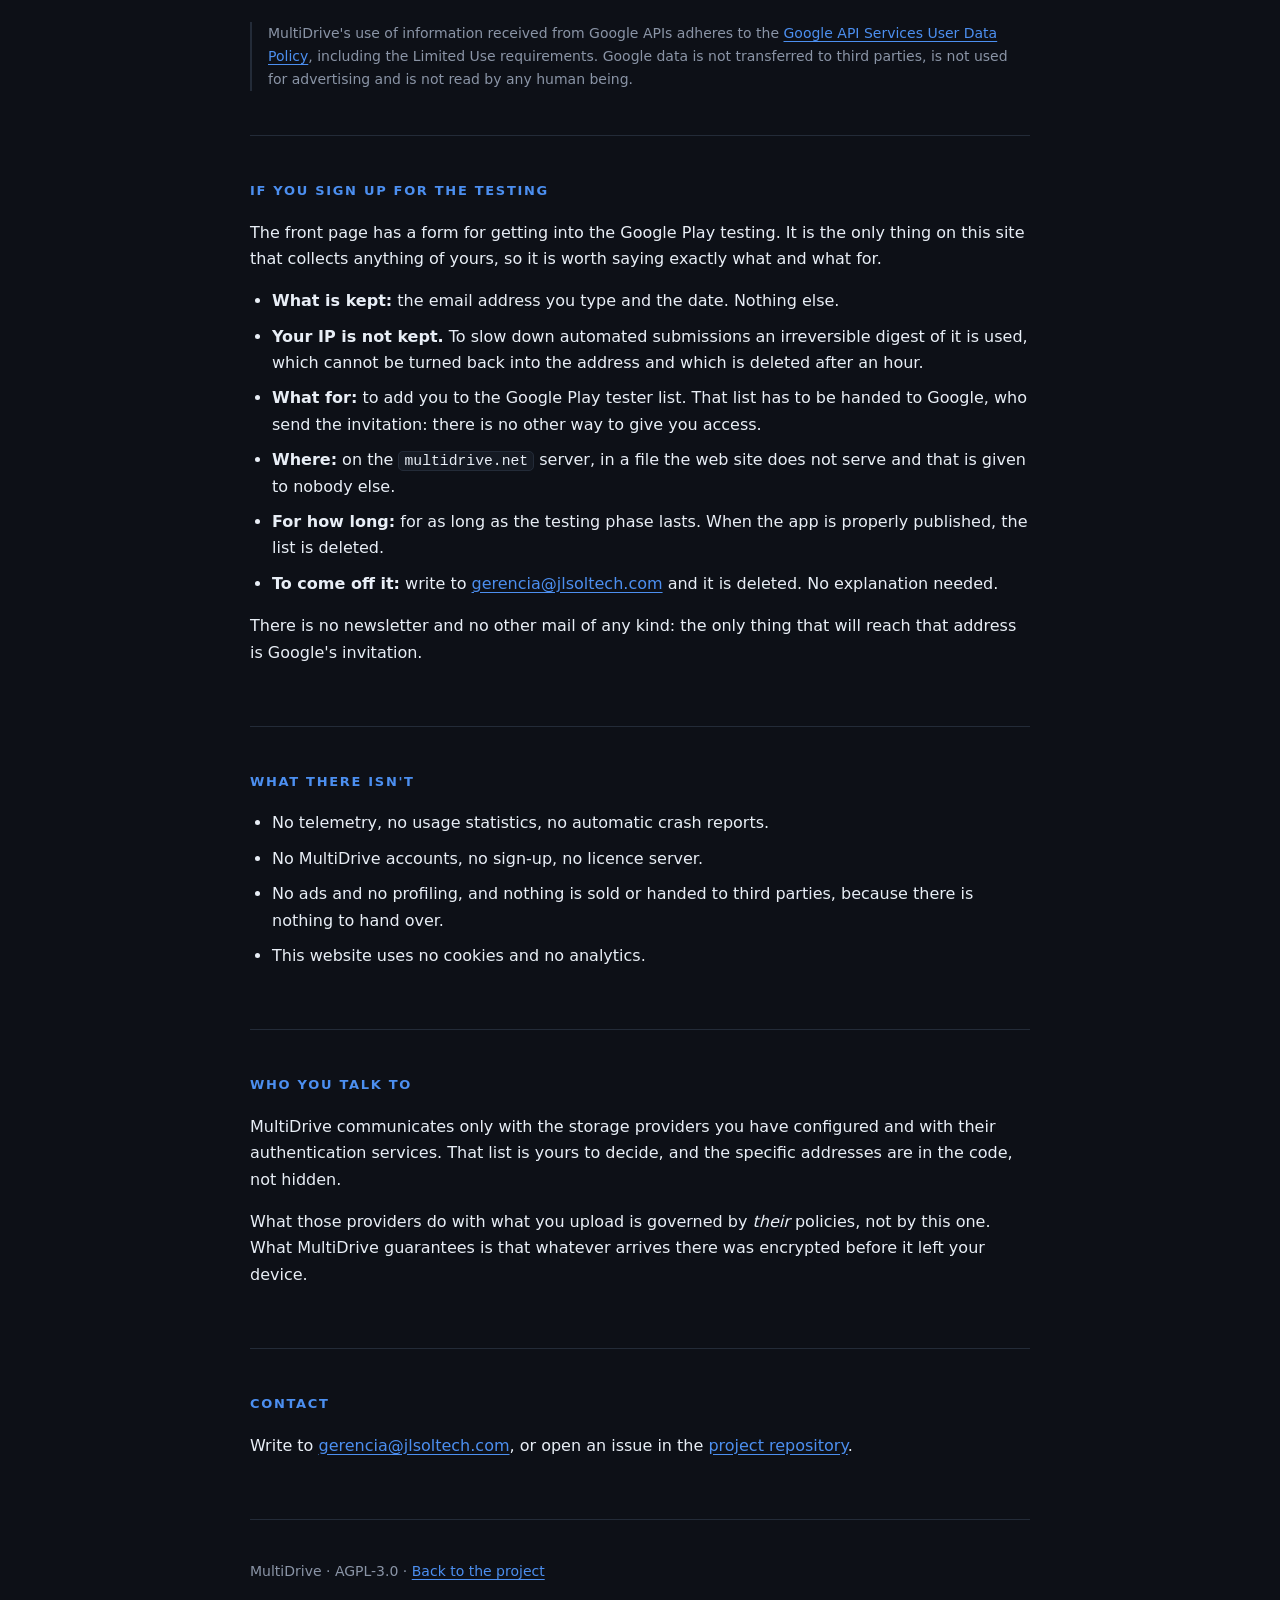
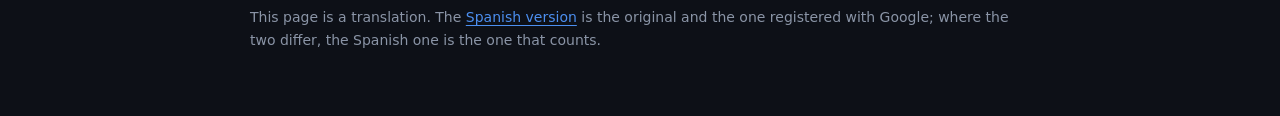
<file: site/en/privacidad.html>
<!doctype html>
<html lang="en">
<head>
<meta charset="utf-8">
<meta name="viewport" content="width=device-width, initial-scale=1, viewport-fit=cover">
<title>MultiDrive — Privacy policy</title>
<meta name="description" content="MultiDrive collects no data. The program runs on the user's own device, encrypts before uploading and talks directly to the user's own cloud accounts. There are no servers in between.">
<link rel="canonical" href="https://multidrive.net/en/privacidad.html">
<link rel="alternate" hreflang="es" href="https://multidrive.net/privacidad.html">
<link rel="alternate" hreflang="en" href="https://multidrive.net/en/privacidad.html">
<link rel="alternate" hreflang="x-default" href="https://multidrive.net/privacidad.html">
<link rel="icon" href="/favicon.svg" type="image/svg+xml">
<link rel="icon" href="/favicon.ico" sizes="16x16 32x32 48x48">
<link rel="apple-touch-icon" href="/apple-touch-icon.png">
<meta name="theme-color" content="#0d1017">
<style>
:root{
  --bg:#0d1017; --panel:#151a23; --line:#232b38;
  --fg:#e8eef6; --muted:#8a94a6; --accent:#4c8ff0; --accent-suave:#7ab0f7; --warn:#d8a657;
  color-scheme:dark;
}
*{box-sizing:border-box}
body{margin:0;background:var(--bg);color:var(--fg);
  font:16px/1.65 ui-sans-serif,system-ui,-apple-system,"Segoe UI",Roboto,sans-serif;
  -webkit-font-smoothing:antialiased}
.wrap{max-width:820px;margin:0 auto;padding:0 20px}
header{padding:72px 0 44px;border-bottom:1px solid var(--line)}
a{color:var(--accent);text-underline-offset:3px}
a:hover{color:var(--accent-suave)}
.volver{font-size:14px;color:var(--muted);text-decoration:none}
.arriba{display:flex;align-items:center;justify-content:space-between;gap:14px;
  flex-wrap:wrap;margin-bottom:26px}
.idioma{margin:0;font-size:13px;color:var(--muted);white-space:nowrap}
.idioma b{color:var(--fg);font-weight:600}
.volver:hover{color:var(--fg)}
h1{margin:0 0 6px;font-size:clamp(30px,6vw,44px);letter-spacing:-.02em;line-height:1.08}
.tag{margin:0;font-size:16px;color:var(--muted)}
section{padding:44px 0;border-bottom:1px solid var(--line)}
h2{font-size:13px;letter-spacing:.13em;text-transform:uppercase;color:var(--accent);margin:0 0 18px;font-weight:600}
p{margin:0 0 16px}
.lead{font-size:18px}
ul{margin:0 0 16px;padding-left:22px}
li{margin-bottom:9px}
strong{font-weight:600}
.nota{font-size:14px;color:var(--muted);border-left:2px solid var(--line);padding-left:16px;margin:22px 0 0}
code{font-family:ui-monospace,SFMono-Regular,Menlo,Consolas,monospace;font-size:.92em;
  background:var(--panel);border:1px solid var(--line);border-radius:5px;padding:1px 5px}
footer{padding:40px 0 64px;color:var(--muted);font-size:14px}
</style>
</head>
<body>
<div class="wrap">

<header>
  <div class="arriba">
  <a class="volver" href="/en/"><svg viewBox="0 0 48 48" width="15" height="15" style="vertical-align:-2px;margin-right:7px" role="img" aria-hidden="true"><polygon points="24,6 42,24 24,24" fill="var(--accent)" transform="translate(1.4,-1.4)"/><polygon points="42,24 24,42 24,24" fill="currentColor" transform="translate(1.4,1.4)"/><polygon points="24,42 6,24 24,24" fill="currentColor" transform="translate(-1.4,1.4)"/><polygon points="6,24 24,6 24,24" fill="currentColor" transform="translate(-1.4,-1.4)"/></svg>MultiDrive</a>
    <p class="idioma"><a href="/privacidad.html">Español</a> · <b>English</b></p>
  </div>
  <h1>Privacy policy</h1>
  <p class="tag">Last revised: 10 October 2026</p>
</header>

<section>
  <h2>In one line</h2>
  <p class="lead">MultiDrive <strong>collects no data</strong>. There are no servers: the
  program runs on your own device, encrypts before uploading and talks directly to your own
  cloud accounts.</p>
  <p>This is not a statement of intent, it is a consequence of how it is built. There is no
  MultiDrive infrastructure your data could reach even if we wanted it to. The code is free
  software (AGPL-3.0) and can be checked.</p>
</section>

<section>
  <h2>What it does with your files</h2>
  <ul>
    <li>It cuts them into chunks and <strong>encrypts them on your device</strong> with
    XChaCha20-Poly1305, using a key derived from a passphrase only you know.</li>
    <li>It spreads those already-encrypted chunks across the cloud accounts you have
    configured.</li>
    <li>Filenames are encrypted too: the provider sees neither the structure nor what anything
    is called.</li>
    <li>The passphrase <strong>is not stored</strong> and does not leave the process. If you
    lose it, nobody —us included— can recover the volume.</li>
    <li><strong>With one exception, on Android and only if you turn it on:</strong> automatic
    folder upload needs the passphrase, because a job that starts on its own cannot ask you for
    it. When you turn that on, the passphrase is sealed in the <strong>Android keystore</strong>,
    encrypted by the phone's hardware and requiring the phone to be unlocked in order to be
    decrypted. It does not leave the device. The app tells you this before you turn it on, it
    ships turned off, and turning it off wipes the stored passphrase.</li>
  </ul>
</section>

<section>
  <h2>What it does with your Google account</h2>
  <p>When you link a Google Drive account, your browser opens on Google's own page. <strong>Your
  password never passes through MultiDrive</strong>: it goes from your browser to Google, and
  all that comes back is a single-use code exchanged for an access grant.</p>
  <ul>
    <li>One single permission is requested: <code>drive.file</code>, which grants access
    <strong>only to the files MultiDrive creates</strong>. It cannot see, read or touch the rest
    of your Drive.</li>
    <li>That permission is used exclusively to store, read and delete the volume's encrypted
    blocks. For nothing else.</li>
    <li>The token that allows it to be refreshed is stored <strong>on your own device</strong>,
    in your user profile, with permissions that stop other users of the machine from reading it.
    It is not transmitted anywhere except to Google when refreshing.</li>
    <li>On Android it lives in the app's private storage, which no other app can reach, and
    <strong>Android's automatic backup is disabled</strong> on purpose: if it were not, the
    system would have uploaded that file to your own Drive account by itself. Uninstalling the
    app deletes it.</li>
    <li>You can withdraw the permission whenever you want from your Google account settings, or
    by removing the provider from MultiDrive's configuration.</li>
  </ul>
  <p class="nota">MultiDrive's use of information received from Google APIs adheres to the
  <a href="https://developers.google.com/terms/api-services-user-data-policy"
  rel="noopener">Google API Services User Data Policy</a>, including the Limited Use
  requirements. Google data is not transferred to third parties, is not used for advertising and
  is not read by any human being.</p>
</section>

<section>
  <h2>If you sign up for the testing</h2>
  <p>The front page has a form for getting into the Google Play testing. It is the only thing
  on this site that collects anything of yours, so it is worth saying exactly what and what
  for.</p>
  <ul>
    <li><strong>What is kept:</strong> the email address you type and the date. Nothing
    else.</li>
    <li><strong>Your IP is not kept.</strong> To slow down automated submissions an
    irreversible digest of it is used, which cannot be turned back into the address and which
    is deleted after an hour.</li>
    <li><strong>What for:</strong> to add you to the Google Play tester list. That list has to
    be handed to Google, who send the invitation: there is no other way to give you access.</li>
    <li><strong>Where:</strong> on the <code>multidrive.net</code> server, in a file the web
    site does not serve and that is given to nobody else.</li>
    <li><strong>For how long:</strong> for as long as the testing phase lasts. When the app is
    properly published, the list is deleted.</li>
    <li><strong>To come off it:</strong> write to
    <a href="mailto:gerencia@jlsoltech.com">gerencia@jlsoltech.com</a> and it is deleted. No
    explanation needed.</li>
  </ul>
  <p>There is no newsletter and no other mail of any kind: the only thing that will reach that
  address is Google's invitation.</p>
</section>

<section>
  <h2>What there isn't</h2>
  <ul>
    <li>No telemetry, no usage statistics, no automatic crash reports.</li>
    <li>No MultiDrive accounts, no sign-up, no licence server.</li>
    <li>No ads and no profiling, and nothing is sold or handed to third parties, because there
    is nothing to hand over.</li>
    <li>This website uses no cookies and no analytics.</li>
  </ul>
</section>

<section>
  <h2>Who you talk to</h2>
  <p>MultiDrive communicates only with the storage providers you have configured and with their
  authentication services. That list is yours to decide, and the specific addresses are in the
  code, not hidden.</p>
  <p>What those providers do with what you upload is governed by <em>their</em> policies, not by
  this one. What MultiDrive guarantees is that whatever arrives there was encrypted before it
  left your device.</p>
</section>

<section>
  <h2>Contact</h2>
  <p>Write to <a href="mailto:gerencia@jlsoltech.com">gerencia@jlsoltech.com</a>, or open an
  issue in the <a href="https://github.com/lmoraperez/multidrive" rel="noopener">project
  repository</a>.</p>
</section>

<footer>
  <div class="wrap" style="padding:0">
    MultiDrive · AGPL-3.0 · <a href="/en/">Back to the project</a>
    <br><br>
    This page is a translation. The <a href="/privacidad.html">Spanish version</a> is the
    original and the one registered with Google; where the two differ, the Spanish one is the
    one that counts.
  </div>
</footer>

</div>
</body>
</html>
</file>
<file: crates/multidrive-gui/web/estilo.css>
/* Mismos colores que el sitio del proyecto, para que se reconozca como lo mismo. */
:root {
  --bg: #0d1017;
  --panel: #151a23;
  --line: #232b38;
  --fg: #e8eef6;
  --muted: #8a94a6;
  --accent: #4c8ff0;
  --accent-suave: #7ab0f7;
  --warn: #d8a657;
  /* El mismo rojo que la aplicacion de Android y que la paleta de marca. Antes era #e06c75,
     que se parecia pero no era: dos rojos distintos para la misma idea en dos ventanas del
     mismo programa es una grieta que se nota aunque nadie sepa decir por que. */
  --mal: #e5484d;
  --mal-suave: #f06a6e;
  color-scheme: dark;
}

/* El atributo `hidden` trae `display: none` de la hoja del navegador, y **cualquier regla
   de autor le gana**. Con `.enlinea { display: flex }`, poner `hidden` no ocultaba nada: los
   botones seguian ahi. Esto lo arregla de una vez para toda la pagina en vez de recordarlo
   caso por caso. */
[hidden] { display: none !important; }

* { box-sizing: border-box; }

body {
  margin: 0;
  padding: 26px 30px 40px;
  background: var(--bg);
  color: var(--fg);
  font: 15px/1.6 ui-sans-serif, system-ui, -apple-system, "Segoe UI", Roboto, sans-serif;
  -webkit-font-smoothing: antialiased;
  /* La ventana no es un navegador: seleccionar y arrastrar texto solo estorba. */
  user-select: none;
}

h1 { margin: 0 0 2px; font-size: 26px; letter-spacing: -.02em; }
h1 span { color: var(--accent); }

/* El logotipo: el rombo y la palabra en la misma linea, alineados por el centro. */
.logotipo { display: flex; align-items: center; gap: 11px; margin-bottom: 2px; }
.logotipo svg { flex-shrink: 0; width: 30px; height: 30px; }
h2 {
  font-size: 12px; letter-spacing: .12em; text-transform: uppercase;
  color: var(--accent); margin: 26px 0 10px; font-weight: 600;
}
header p { margin: 0 0 22px; color: var(--muted); font-size: 14px; }

.fila { display: flex; align-items: baseline; justify-content: space-between; gap: 12px; }
.fila h2 { flex: 1; }

dl {
  display: grid; grid-template-columns: max-content 1fr;
  gap: 6px 20px; margin: 0 0 6px; font-size: 14px;
}
dt { color: var(--muted); }

/* El triángulo de `details` no se toca: es el que el sistema ya sabe leer. */
details { margin: 0 0 6px; }
summary {
  cursor: pointer; font-size: 13px; color: var(--muted);
  padding: 4px 0; user-select: none;
}
summary:hover { color: var(--fg); }
details[open] summary { margin-bottom: 8px; }
dd { margin: 0; font-variant-numeric: tabular-nums; }

label { display: block; font-size: 13px; color: var(--muted); margin: 18px 0 6px; }

input[type=password] {
  width: 100%; padding: 10px 12px;
  background: var(--panel); color: var(--fg);
  border: 1px solid var(--line); border-radius: 8px;
  font: inherit;
}
input[type=password]:focus { outline: 2px solid var(--accent); outline-offset: -1px; }

button {
  margin-top: 16px; padding: 9px 18px;
  background: var(--accent); color: #07110d;
  border: 0; border-radius: 8px;
  font: 600 14px/1 inherit; cursor: pointer;
}
button:disabled { opacity: .5; cursor: default; }
button.secundario {
  background: transparent; color: var(--muted);
  border: 1px solid var(--line); font-weight: 500;
}

.nota { font-size: 13px; color: var(--muted); margin: 10px 0 0; }

.aviso {
  padding: 11px 14px; margin-bottom: 16px;
  border: 1px solid var(--warn); border-left-width: 3px; border-radius: 6px;
  color: var(--warn); font-size: 13.5px;
}
.aviso.mal { border-color: var(--mal); color: var(--mal); }

/* Recuentos de salud: el color dice de un vistazo si hay que hacer algo. */
.cuentas { display: flex; gap: 26px; margin-top: 4px; }
.cuenta { font-size: 13px; color: var(--muted); }
.cuenta b { display: block; font-size: 22px; font-weight: 600; color: var(--fg); }
.cuenta.ok b { color: var(--accent); }
.cuenta.aviso2 b { color: var(--warn); }
.cuenta.mal b { color: var(--mal); }

ul.lista { margin: 10px 0 0; padding-left: 18px; font-size: 13px; color: var(--muted); }

select {
  width: 100%; padding: 10px 12px;
  background: var(--panel); color: var(--fg);
  border: 1px solid var(--line); border-radius: 8px;
  font: inherit;
}
select:focus { outline: 2px solid var(--accent); outline-offset: -1px; }

/* El logotipo dentro del boton de conectar, como en Android. El texto manda y el logotipo
   acompana: por eso va a la izquierda y con un tamano que no compite con la palabra. */
button.con-icono {
  display: inline-flex;
  align-items: center;
  gap: 10px;
}
button.con-icono img {
  width: 18px;
  height: 18px;
  object-fit: contain;
  /* Los logotipos ajenos van tal cual, sin tenir ni recortar: son marcas de otros. */
  flex-shrink: 0;
}

/* ---------------------------------------------------------------------------------------
   Elegir topologia

   En tarjetas y no en un desplegable, que es lo que la aplicacion de Android hace mejor: con
   un desplegable hay que abrir, elegir, leer el coste, volver a abrir y comparar de memoria.
   Las dos cifras van siempre en el mismo orden, para poder comparar en vertical sin leer.
   --------------------------------------------------------------------------------------- */
#como-repartirlo {
  display: block; font-size: 13px; color: var(--muted); margin: 18px 0 6px;
}
#topologias { display: grid; gap: 8px; }

button.topologia {
  display: block;
  width: 100%;
  margin: 0;
  padding: 12px 14px;
  text-align: left;
  background: var(--panel);
  color: var(--fg);
  border: 1px solid var(--line);
  border-radius: 9px;
  font-weight: 400;
  line-height: 1.5;
}
button.topologia:hover { border-color: var(--muted); }
button.topologia b { display: block; font-size: 16px; font-weight: 600; margin-bottom: 2px; }
button.topologia span { display: block; font-size: 13px; color: var(--muted); }
button.topologia span.mal { color: var(--mal); }
button.topologia span.cifra { font-variant-numeric: tabular-nums; }

/* La elegida se marca con el borde y un fondo apenas tenido. El color del texto no cambia:
   mover el contraste al cambiar de opcion hace que la lista «salte» a cada clic. */
button.topologia.elegida {
  border-color: var(--accent);
  background: color-mix(in srgb, var(--accent) 10%, var(--panel));
}
button.topologia.elegida b { color: var(--accent); }

/* En la creación el aviso no es un error: es lo que hay que leer antes de seguir. */
#creacion .aviso { margin-top: 20px; }

/* Una linea con el campo y el boton al lado, que es como se lee un punto de montaje. */
.enlinea { display: flex; gap: 10px; align-items: center; margin-top: 8px; }
.enlinea input { flex: 1; }
.enlinea button { margin-top: 0; white-space: nowrap; }
#creacion .aviso b { color: var(--warn); }

/* ---------------------------------------------------------------------------------------
   Barras de espacio

   La barra tiene dos tramos y el orden importa: primero lo que ocupa MultiDrive y despues el
   resto de lo que hay en la cuenta. Asi el tramo que el usuario controla desde aqui empieza
   siempre en el mismo sitio y se puede comparar de un proveedor a otro de un vistazo.
   --------------------------------------------------------------------------------------- */
.proveedor { margin-top: 16px; }
.proveedor:first-child { margin-top: 6px; }

.proveedor .cabeza {
  display: flex;
  align-items: baseline;
  justify-content: space-between;
  gap: 12px;
  font-size: 13px;
  color: var(--muted);
}
.proveedor .cabeza b { color: var(--fg); font-size: 15px; font-weight: 600; }

.barra {
  display: flex;
  height: 10px;
  margin-top: 6px;
  border-radius: 5px;
  overflow: hidden;
  background: var(--line);
}
.barra .nuestro { background: var(--accent); }
.barra .ajeno { background: var(--muted); opacity: 0.5; }
/* Casi llena: el color deja de ser decorativo y pasa a ser el aviso. */
.barra.apurada .ajeno, .barra.apurada .nuestro { background: var(--warn); opacity: 1; }
.barra.llena .ajeno, .barra.llena .nuestro { background: var(--mal); opacity: 1; }

/* Leyenda con el mismo codigo de color que la barra, porque sin ella dos tramos grises no
   dicen cual es cual. */
.leyenda { display: flex; flex-wrap: wrap; gap: 14px; margin-top: 6px; font-size: 12px; color: var(--muted); }
.leyenda span::before {
  content: "";
  display: inline-block;
  width: 8px;
  height: 8px;
  margin-right: 5px;
  border-radius: 2px;
  background: currentColor;
}
.leyenda .nuestro { color: var(--accent); }
.leyenda .libre { color: var(--line); }

/* ---------------------------------------------------------------------------------------
   Alta de proveedores
   --------------------------------------------------------------------------------------- */
#campos-proveedor { margin-top: 4px; }
#campos-proveedor label { margin-top: 14px; }
/* La ayuda de cada campo va pegada a su campo, no flotando entre dos. */
#campos-proveedor .nota { margin-top: 4px; }
#resultado-proveedor, #resultado-maleta, #campos-proveedor .aviso { white-space: pre-wrap; }
#alta { margin-top: 30px; }
/* El boton de abrir el alta ocupa el ancho: es una accion de la pantalla, no un detalle
   al lado de un titulo. */
#abrir-alta { width: 100%; }

/* Retirar el volumen: separado y al final, porque es lo unico de esa pantalla que no tiene
   vuelta atras. */
#retirar { margin-top: 34px; padding-top: 22px; border-top: 1px solid var(--line); }
#confirmar-borrado { margin-top: 14px; }
#confirmar-borrado dl { margin: 0 0 14px; }

/* La cifra con la que se decide: grande y lo primero. El resto del precio es matiz. */
.cuanto { margin: 0 0 8px; font-size: 19px; font-weight: 600; color: var(--accent); }

/* La X de olvidar una cuenta. Discreta hasta que se pasa por encima: esta al lado de cada
   proveedor y no es lo que se viene a hacer aqui. */
.proveedor .cabeza { align-items: center; }
.proveedor .cabeza .cifra { margin-left: auto; }
.quitar {
  margin: 0; padding: 0; width: 26px; height: 26px; flex-shrink: 0;
  background: none; border: 1px solid transparent; border-radius: 7px;
  color: var(--muted); font-size: 13px; line-height: 1; cursor: pointer;
}
.quitar:hover { background: var(--panel); border-color: var(--mal); color: var(--mal); }
.olvido { margin-top: 10px; border-left: 2px solid var(--mal); padding-left: 14px; }
button.peligro { background: var(--mal); color: #1a0f10; }
button.peligro:hover { background: var(--mal-suave); }

/* ---------------------------------------------------------------------------------------
   Distintivo de etapa y pie de version

   Los dos vienen de la aplicacion de Android, y por el mismo motivo: quien reporta un fallo
   tiene que poder decir **que version** sin buscarla, y quien abre la ventana tiene que saber
   que esto todavia se esta construyendo sin leerse un parrafo.
   --------------------------------------------------------------------------------------- */
.etapa {
  margin-left: 10px;
  padding: 2px 8px;
  border-radius: 999px;
  background: color-mix(in srgb, var(--warn) 16%, transparent);
  color: var(--warn);
  font-size: 11px;
  font-weight: 600;
  letter-spacing: .04em;
  text-transform: lowercase;
  vertical-align: middle;
}

#pie {
  margin: 38px 0 0;
  padding-top: 18px;
  border-top: 1px solid var(--line);
  color: var(--muted);
  font-size: 12px;
  /* Lo unico de la ventana que se puede seleccionar: es lo que hay que copiar y pegar en un
     informe de fallo, y `user-select: none` del body lo impediria. */
  user-select: text;
}
</file>
